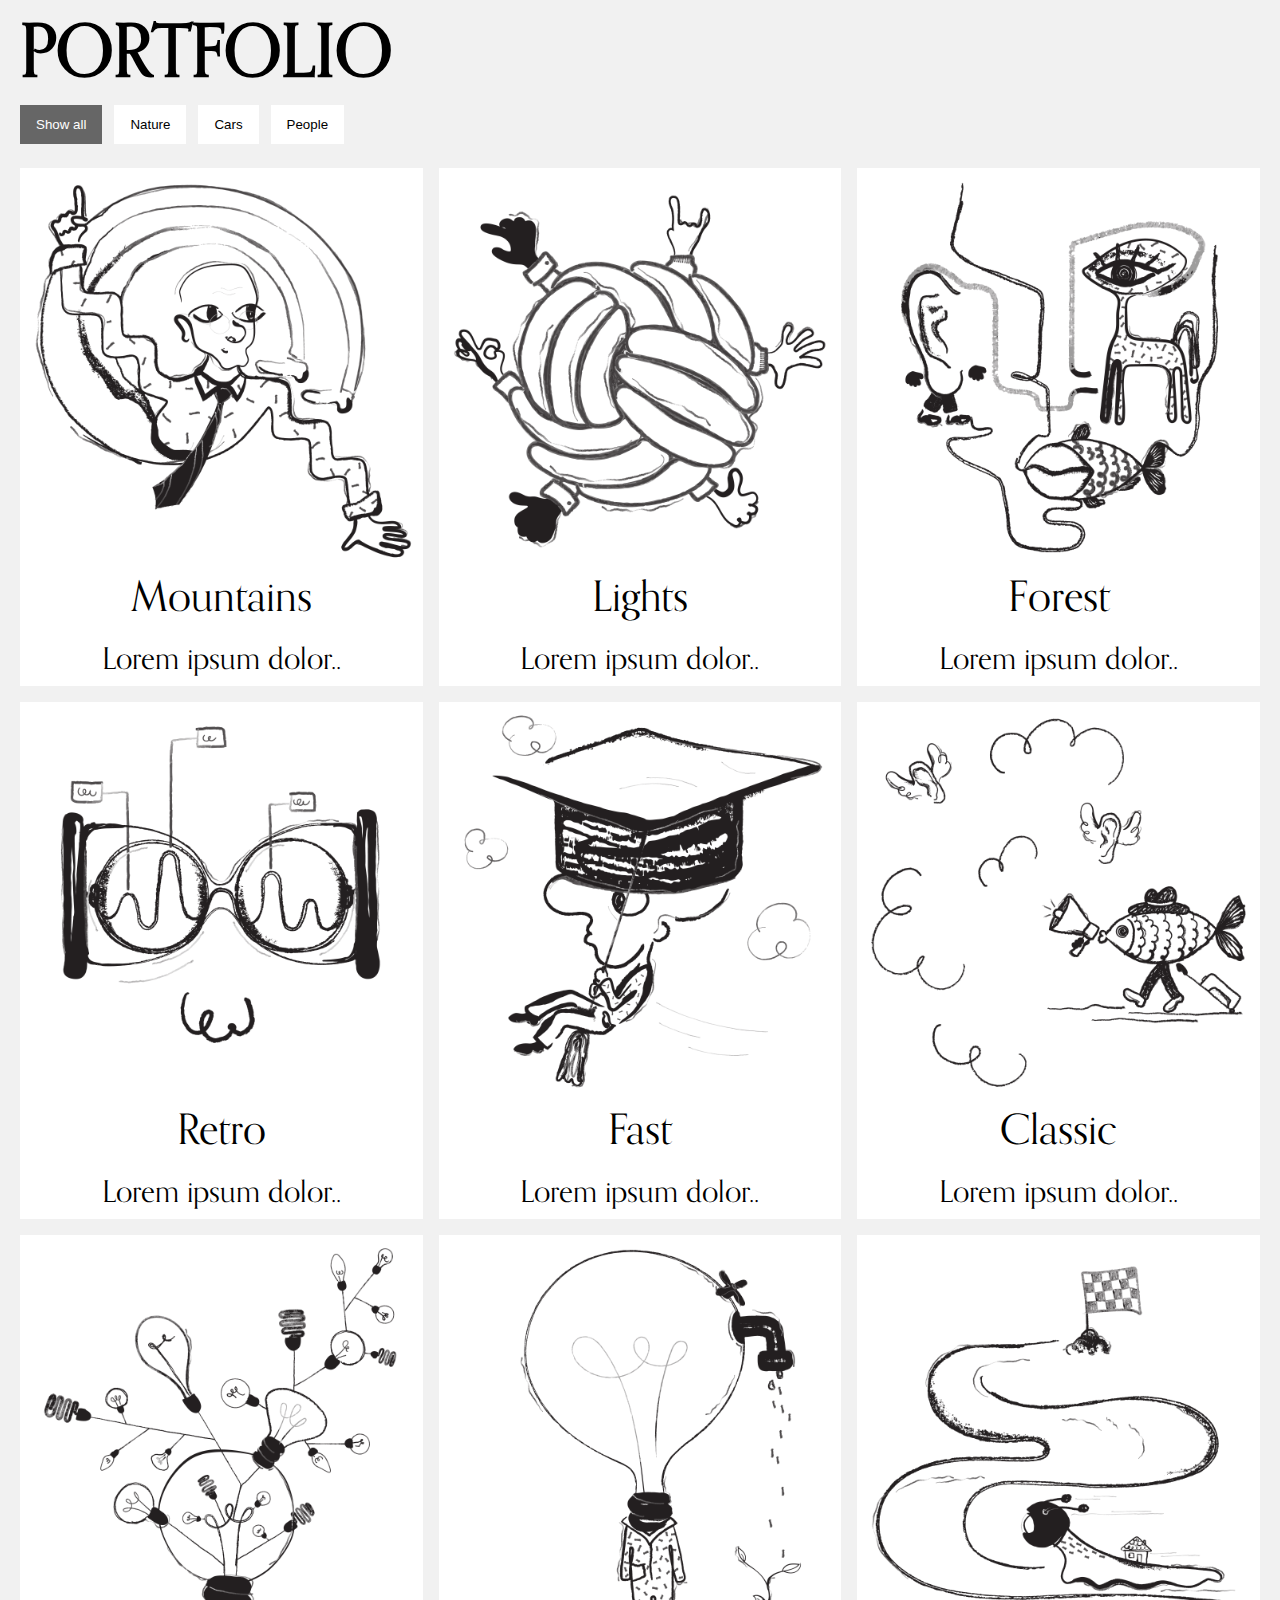
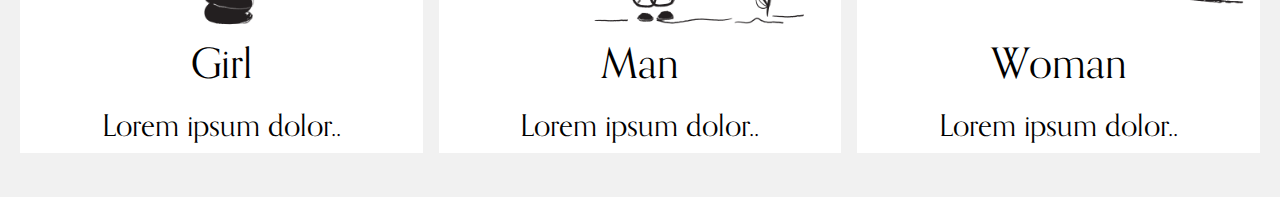
<file: index.html>
<!DOCTYPE html>
<html lang="en">

<head>
    <meta charset="UTF-8">
    <meta name="viewport" content="width=device-width, initial-scale=1.0">
    <title>O.Kalashnyk </title>
    <link rel="stylesheet" href="assets/style.css">
</head>

<body>

    <h2>PORTFOLIO</h2>
    <div id="myBtnContainer">
        <button class="btn active" onclick="filterSelection('all')"> Show all</button>
        <button class="btn" onclick="filterSelection('nature')"> Nature</button>
        <button class="btn" onclick="filterSelection('cars')"> Cars</button>
        <button class="btn" onclick="filterSelection('people')"> People</button>
    </div>

    <div class="row">
        <div class="column nature">
            <div class="content">
                <img src="assets/img/01.png" alt="Mountains" style="width:100%">
                <h4>Mountains</h4>
                <p class="ct">Lorem ipsum dolor..</p>
            </div>
        </div>
        <div class="column nature">
            <div class="content">
                <img src="assets/img/02.png" alt="Lights" style="width:100%">
                <h4>Lights</h4>
                <p class="ct">Lorem ipsum dolor..</p>
            </div>
        </div>
        <div class="column nature">
            <div class="content">
                <img src="assets/img/03.png" alt="Nature" style="width:100%">
                <h4>Forest</h4>
                <p class="ct">Lorem ipsum dolor..</p>
            </div>
        </div>

        <div class="column cars">
            <div class="content">
                <img src="assets/img/04.png" alt="Car" style="width:100%">
                <h4>Retro</h4>
                <p class="ct">Lorem ipsum dolor..</p>
            </div>
        </div>
        <div class="column cars">
            <div class="content">
                <img src="assets/img/05.png" alt="Car" style="width:100%">
                <h4>Fast</h4>
                <p class="ct">Lorem ipsum dolor..</p>
            </div>
        </div>
        <div class="column cars">
            <div class="content">
                <img src="assets/img/06.png" alt="Car" style="width:100%">
                <h4>Classic</h4>
                <p class="ct">Lorem ipsum dolor..</p>
            </div>
        </div>

        <div class="column people">
            <div class="content">
                <img src="assets/img/07.png" alt="People" style="width:100%">
                <h4>Girl</h4>
                <p class="ct">Lorem ipsum dolor..</p>
            </div>
        </div>
        <div class="column people">
            <div class="content">
                <img src="assets/img/08.png" alt="People" style="width:100%">
                <h4>Man</h4>
                <p class="ct">Lorem ipsum dolor..</p>
            </div>
        </div>
        <div class="column people">
            <div class="content">
                <img src="assets/img/09.png" alt="People" style="width:100%">
                <h4>Woman</h4>
                <p class="ct">Lorem ipsum dolor..</p>
            </div>
        </div>
        <!-- END GRID -->
    </div>


    <script src="assets/filter.js"></script>
</body>

</html>
</file>
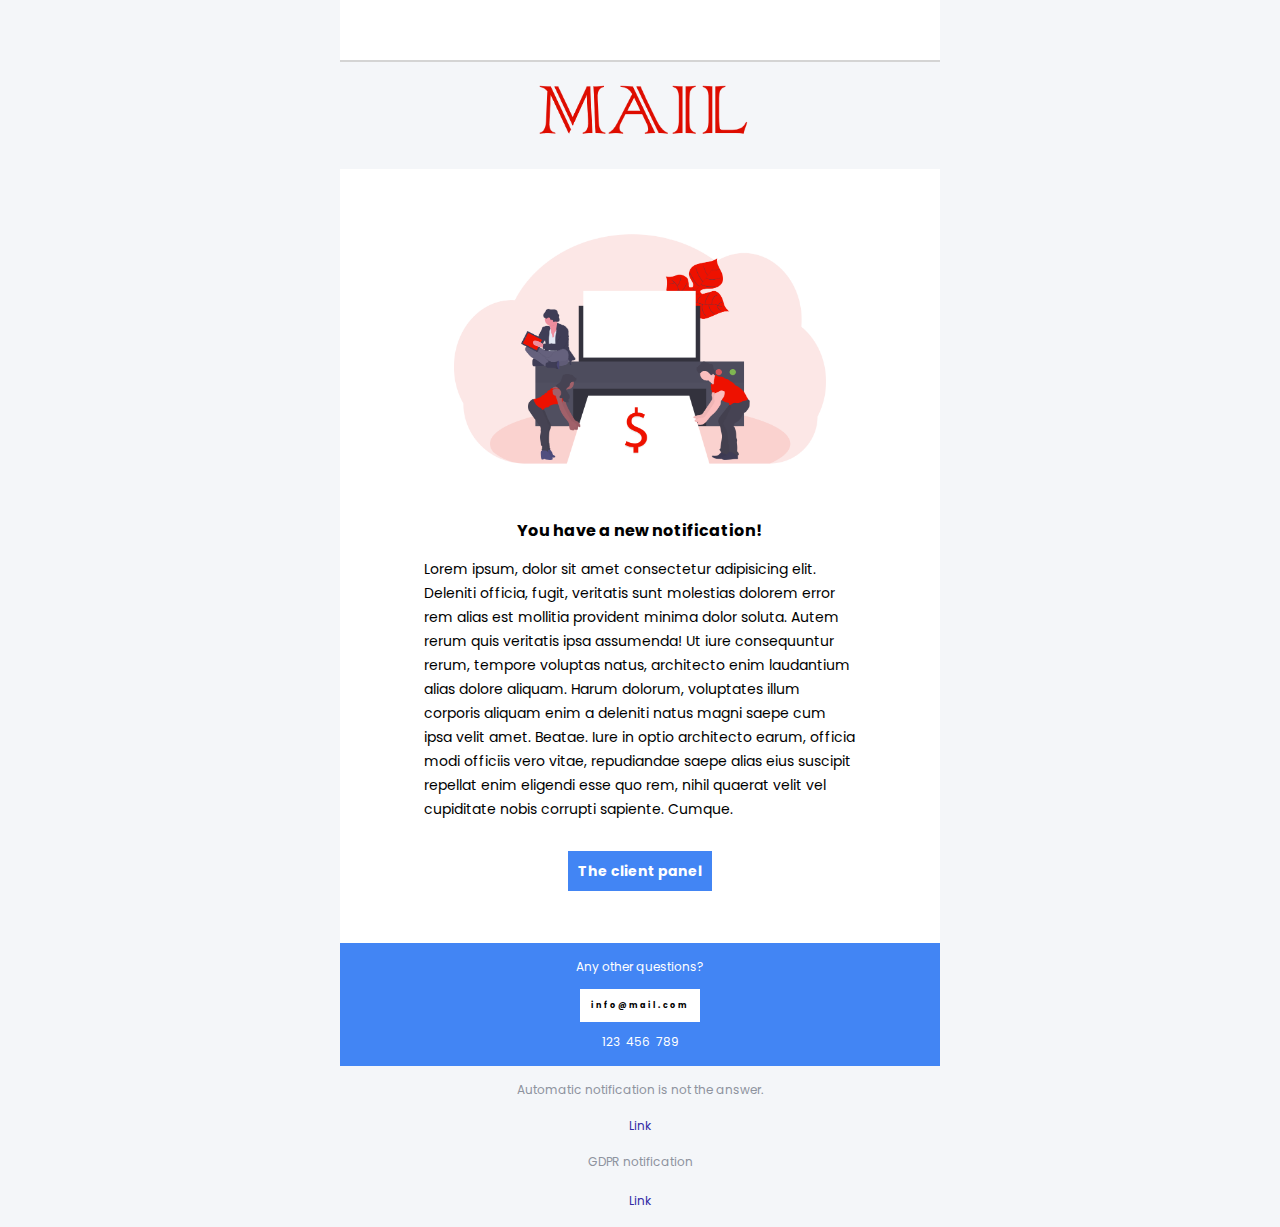
<file: mail/main-mail.html>
<!DOCTYPE html>
<html lang="pl">

<head>
    <meta charset="UTF-8">
    <meta name="viewport" content="width=device-width, initial-scale=1.0">
    <title>Mail</title>

    <style>
        @import url('https://fonts.googleapis.com/css2?family=Poppins:wght@400;700;800&display=swap');

        body {
            width: 100% !important;

            -webkit-text-size-adjust: 100%;
            -ms-text-size-adjust: 100%;
            margin: 0;
            padding: 0;
            background-color: #F4F6F9;

        }

        table,
        td,
        tr,
        p {
            font-family: 'Poppins', sans-serif !important;
            font-size: 14px;
            font-style: normal !important;
            font-weight: 400 !important;
            line-height: 24px !important;
            color: #000 !important;
        }

        .o_bold {
            font-family: 'Poppins', sans-serif !important;
            font-size: 16px;
            font-style: normal !important;
            font-weight: 700 !important;
            line-height: 24px !important;
            color: #000 !important;
        }

        h2 {
            font-family: 'Poppins', sans-serif !important;
            font-size: 16px;
            font-style: normal !important;
            font-weight: 400 !important;
            line-height: 24px !important;
            color: #000 !important;
        }

        .o_plr {
            padding-left: 5%;
            padding-right: 5%;
        }

        .o_main_text {
            text-align: left !important;
            padding-left: 5%;
            padding-right: 5%;
        }

        .o_btn {
            text-decoration: none;
            background-color: #4285F4;
            color: #ffffff !important;
            padding: 10px;
        }

        @media screen and (max-width: 400px) {}
    </style>
</head>

<body>
    <table bgcolor="#F4F6F9" cellpadding="0" cellspacing="0" border="0" style="max-width: 600px; margin: auto;">

        <!-- White header  -->
        <tr bgcolor="#FFFFFF" style="max-width:100%;border-bottom: 1px solid #ccccccd6 ">
            <th height="60px" style="border-bottom: 2px solid #ccccccd6;" colspan="3"></th>
        </tr>

        <!-- Logo  -->

        <tr>
            <th height="20px" colspan="3" style="max-height: 50px;">
                <img src="logo.png" alt="logo"
                    style="padding-top: 10px; padding-bottom: 10px; height: 80px; max-width: 600px;">
            </th>
        </tr>

        <!-- Main block  -->

        <tr bgcolor="#FFFFFF" style="max-width:100%;">
            <th height="30px" colspan="3">&nbsp;</th>
        </tr>


        <!-- ТУТ БУДЕТ В БУДУЙЩЕМ ИЗОБРАЖЕНИЕ ИСХОДЯ ОТ КОНТЕКСТА СООБЩЕНИЯ -->
        <tr bgcolor="#FFFFFF">
            <th height="20px" colspan="3" style="max-height: 50px;">
                <img src="3.png" alt="logo"
                    style="padding-top: 10px; padding-bottom: 10px; height: 280px; max-width: 600px;">
            </th>
        </tr>


        <tr bgcolor="#FFFFFF" style="max-width:100%;border-bottom: 1px solid #ccccccd6 ">
            <th style="width: 60px;">&nbsp;</th>
            <th height="100%">

                <!-- ТУТ БУДЕТ ТИТУЛ СООБЩЕНИЯ -->
                <h2 class="o_bold">You have a new notification!</h2>
                <!-- ТУТ ТЕЛО СООБЩЕНИЯ  -->
                <p class="o_main_text">Lorem ipsum, dolor sit amet consectetur adipisicing elit. Deleniti officia, fugit, veritatis sunt molestias dolorem error rem alias est mollitia provident minima dolor soluta. Autem rerum quis veritatis ipsa assumenda!
                Ut iure consequuntur rerum, tempore voluptas natus, architecto enim laudantium alias dolore aliquam. Harum dolorum, voluptates illum corporis aliquam enim a deleniti natus magni saepe cum ipsa velit amet. Beatae.
                Iure in optio architecto earum, officia modi officiis vero vitae, repudiandae saepe alias eius suscipit repellat enim eligendi esse quo rem, nihil quaerat velit vel cupiditate nobis corrupti sapiente. Cumque.</p>
            </th>
            <th style="width: 60px;">&nbsp;</th>
        </tr>

        <tr bgcolor="#FFFFFF" style="max-width:100%;">
            <th height="5px" colspan="3">&nbsp;</th>
        </tr>



        <tr bgcolor="#FFFFFF" style="max-width:100%;border-bottom: 1px solid #ccccccd6 ">
            <th style="width: 60px;">&nbsp;</th>
            <th height="100%">
                <a href="https://ready.bike/login" class="o_btn" style="color: #ffffff !important;">The client panel</a>
            </th>
            <th style="width: 60px;">&nbsp;</th>
        </tr>


        <tr bgcolor="#FFFFFF" style="max-width:100%;">
            <th height="60px" colspan="3">&nbsp;</th>
        </tr>


        <!-- Start footer -->
        <tr bgcolor="#4285F4">
            <th style="width: 60px;">&nbsp;</th>
            <th height="20px" style="max-height: 50px;">

                <p style="font-size: 12px;color:#ffffff !important;text-align: center;  font-weight: 400 !important;"
                    class="o_plr">Any other questions?</p>
                <a href="#" style="letter-spacing: 2px;font-size: 8px; color: #ffffff !important; text-decoration: none; background-color: #ffffff;   color: #000000 !important;   padding: 10px; border:1px solid #ffffff;">
                    info@mail.com
                </a>
                <p style="font-size: 12px;color:#ffffff !important;text-align: center;  font-weight: 400 !important;"
                    class="o_plr"><a href="#" style="color:#ffffff !important;text-decoration: none;">123&nbsp;&nbsp;456&nbsp;&nbsp;789</a></p>
            </th>
            <th style="width: 60px;">&nbsp;</th>
        </tr>



        <tr>
            <th style="width: 60px;"></th>
            <th height="20px" style="max-height: 50px;">
                <p style="font-size: 12px;color:#8e939e !important;text-align: center; font-weight: 400 !important;"
                    class="o_plr">
                    Automatic notification is not the answer.</p>
                <p style="font-size: 12px;color:#8e939e !important;text-align: center; font-weight: 400 !important;"><a
                        href="#" target="_blank"
                        style="color: #322aa5 !important; text-decoration: none;">Link</a></p>
                <p style="font-size: 12px;color:#8e939e !important;text-align: center; font-weight: 400 !important;"
                    class="o_plr">
                    GDPR notification</p>
                <p><a href="#" target="_blank" style="color: #322aa5 !important; text-decoration: none; font-size: 12px;">Link</a></p>

            </th>
            <th style="width: 60px;"></th>
        </tr>


    </table>

</body>


</html>
</file>
<file: assets/style.css>
@import url('https://fonts.googleapis.com/css2?family=Roboto:wght@100;400;700&display=swap');

@font-face {
    font-family: 'Orpheus_Pro';
    font-style: normal;
    font-weight: normal;
    src: local('Tangerine'), url('/assets/Orpheus_Pro.otf') format('truetype');
}

* {
    margin: 0;
    padding: 0;
    box-sizing: border-box;
    transition: 1s;

}

body {
    font-family: 'Orpheus_Pro', serif;
    font-size: 48px;
    background-color: #f1f1f1;
    padding: 20px;
}

h1 {
    font-size: 50px;
    word-break: break-all;
}

h2 {
    font-family: 'Orpheus_Pro', serif;
    font-weight: 700;
}

h4 {
    font-family: 'Orpheus_Pro', sans-serif;
    font-weight: 400;
    font-size: 42px;
    line-height: 54px;
    color: black;
    font-style: normal;
    text-align: center;
}

p {
    font-family: 'Orpheus_Pro', sans-serif;
    font-weight: 100;
    font-size: 30px;

}

img {
    height: auto;
    width: 100%;
}


a {
    text-decoration: none;
    color: rgb(255, 255, 255);

}

.ct {
    text-align: center;
    margin-top: 20px;
}


@media screen and (max-width: 550px) {
    h4 {
        font-family: 'Orpheus_Pro', sans-serif;
        font-weight: 500;
        font-size: 28px;
        line-height: 54px;
        color: black;
        font-style: normal;

    }
}


.main {
    max-width: 1000px;
    margin: auto;
}

.row {
    margin: 8px -16px;
}

/* Add padding BETWEEN each column (if you want) */
.row,
.row>.column {
    padding: 8px;
}

/* Create three equal columns that floats next to each other */
.column {
    float: left;
    width: 33.33%;
    display: none;
    /* Hide columns by default */
}

/* Clear floats after rows */
.row:after {
    content: "";
    display: table;
    clear: both;
}

/* Content */
.content {
    background-color: white;
    padding: 10px;
}

/* The "show" class is added to the filtered elements */
.show {
    display: block;
}

/* Style the buttons */
.btn {
    border: none;
    outline: none;
    padding: 12px 16px;
    background-color: white;
    cursor: pointer;
}

/* Add a grey background color on mouse-over */
.btn:hover {
    background-color: #ddd;
}

/* Add a dark background color to the active button */
.btn.active {
    background-color: #666;
    color: white;
}
</file>
